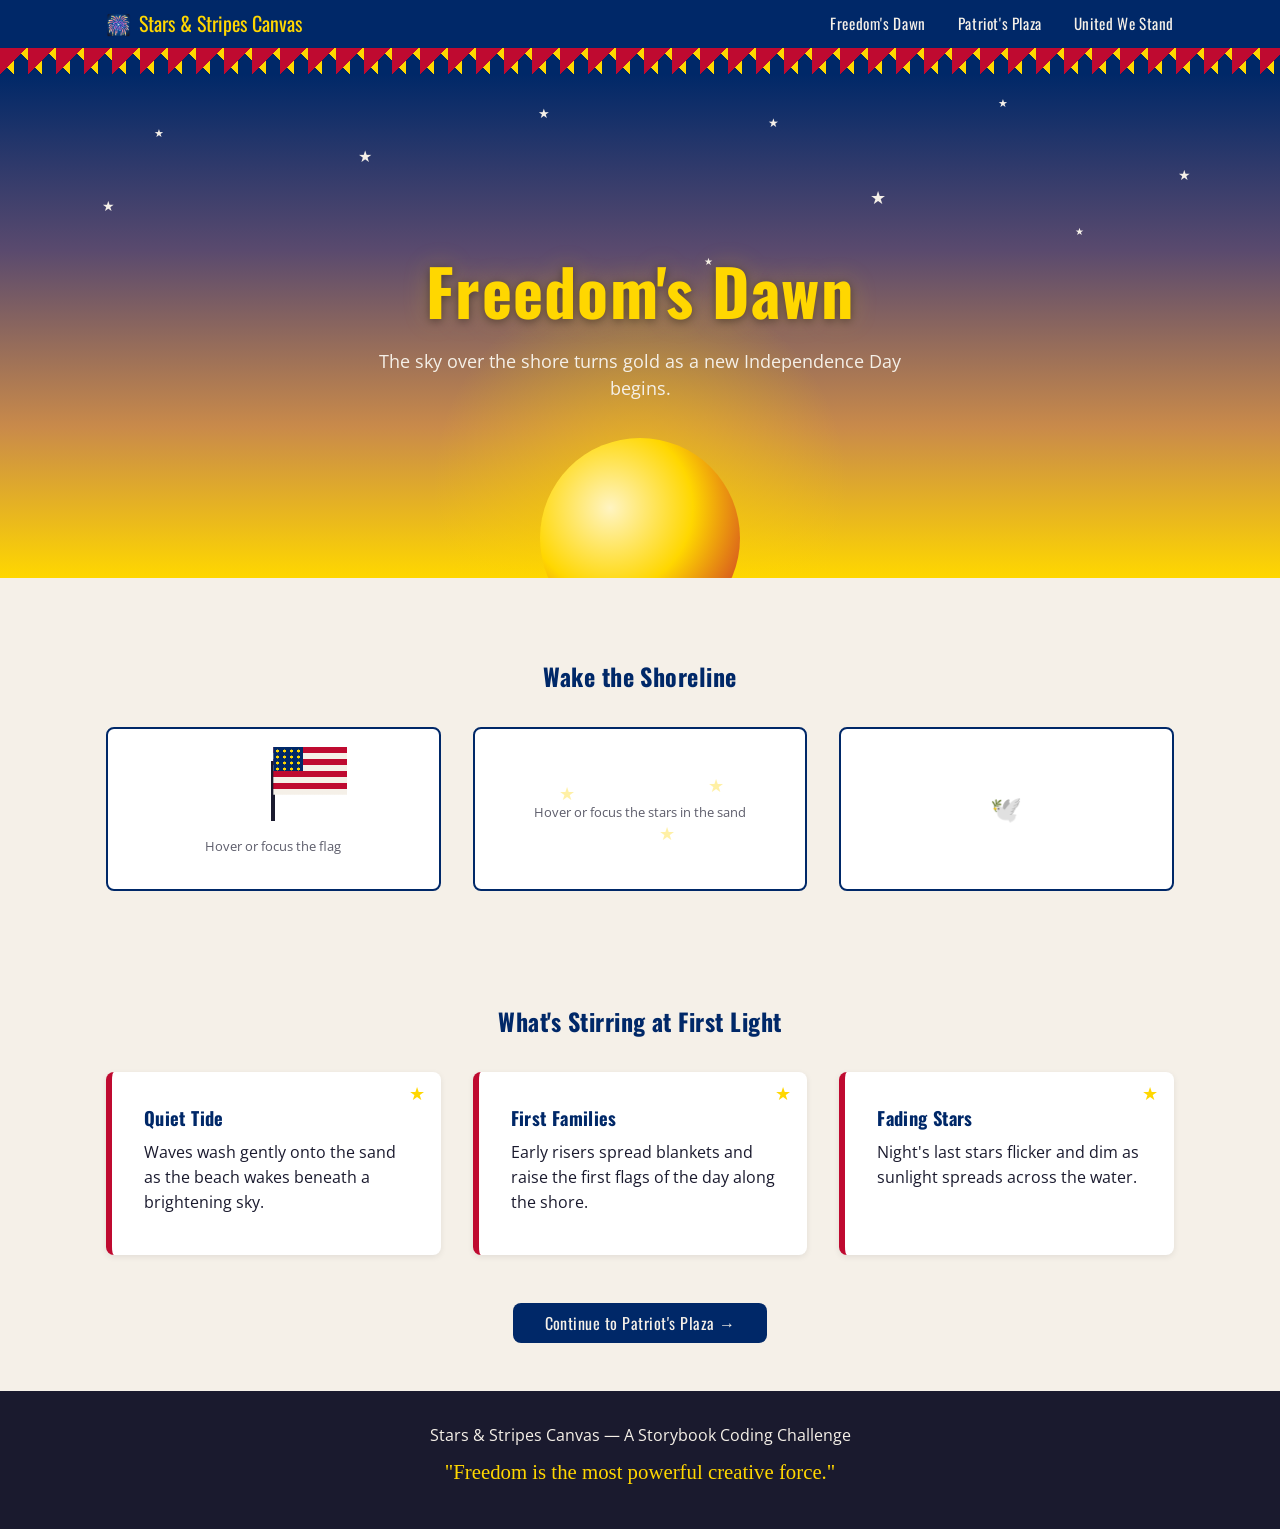
<file: index.html>
<!DOCTYPE html>
<html lang="en">
<head>
<meta charset="UTF-8">
<meta name="viewport" content="width=device-width, initial-scale=1.0">
<title>Stars & Stripes Canvas — A Beach Independence Day Storybook</title>
<link rel="preconnect" href="https://fonts.googleapis.com">
<link rel="preconnect" href="https://fonts.gstatic.com" crossorigin>
<link href="https://fonts.googleapis.com/css2?family=Oswald:wght@400;500;600;700&family=Permanent+Marker&family=Open+Sans:wght@400;600&display=swap" rel="stylesheet">
<link rel="stylesheet" href="stars_and_stripes.css">
</head>
<body>

<a class="skip-link" href="#main">Skip to storybook</a>

<header class="site-header">
  <div class="header-inner">
    <a class="logo" href="#dawn"><span aria-hidden="true">🎆</span> Stars &amp; Stripes Canvas</a>

    <input type="checkbox" id="nav-toggle" class="nav-toggle-input">
    <label for="nav-toggle" class="nav-toggle-label">
      <span class="nav-toggle-bar"></span>
      <span class="nav-toggle-bar"></span>
      <span class="nav-toggle-bar"></span>
      <span class="sr-only">Menu</span>
    </label>

    <nav class="site-nav" aria-label="Storybook chapters">
      <a href="#dawn">Freedom's Dawn</a>
      <a href="#plaza">Patriot's Plaza</a>
      <a href="#united">United We Stand</a>
    </nav>
  </div>
  <div class="bunting" aria-hidden="true"></div>
</header>

<main id="main">

  <!-- ===================== PAGE 1 ===================== -->
  <section class="page" id="dawn" aria-labelledby="dawn-heading">

    <div class="hero hero-dawn">
      <div class="stars-field" aria-hidden="true">
        <span class="star s1">★</span><span class="star s2">★</span><span class="star s3">★</span>
        <span class="star s4">★</span><span class="star s5">★</span><span class="star s6">★</span>
        <span class="star s7">★</span><span class="star s8">★</span><span class="star s9">★</span>
        <span class="star s10">★</span>
      </div>
      <div class="birds" aria-hidden="true">
        <span class="bird b1">⌃</span><span class="bird b2">⌃</span><span class="bird b3">⌃</span>
      </div>
      <div class="sun-glow" aria-hidden="true"></div>
      <div class="sun" aria-hidden="true"></div>
      <h1 id="dawn-heading" class="hero-title">Freedom's Dawn</h1>
      <p class="hero-sub">The sky over the shore turns gold as a new Independence Day begins.</p>
    </div>

    <section class="interactive" aria-label="Interactive scene elements">
      <h2 class="section-title">Wake the Shoreline</h2>
      <div class="interactive-grid">

        <div class="flag-pole" tabindex="0">
          <div class="pole" aria-hidden="true"></div>
          <div class="flag" aria-hidden="true"></div>
          <p class="hint">Hover or focus the flag</p>
        </div>

        <div class="spark-cluster" tabindex="0">
          <span class="spark sp1" aria-hidden="true">★</span>
          <span class="spark sp2" aria-hidden="true">★</span>
          <span class="spark sp3" aria-hidden="true">★</span>
          <p class="hint">Hover or focus the stars in the sand</p>
        </div>

        <div class="gull" tabindex="0" aria-hidden="true">🕊️</div>

      </div>
    </section>

    <section class="cards" aria-label="Scene details">
      <h2 class="section-title">What's Stirring at First Light</h2>
      <div class="card-grid">
        <article class="card">
          <h3>Quiet Tide</h3>
          <p>Waves wash gently onto the sand as the beach wakes beneath a brightening sky.</p>
        </article>
        <article class="card">
          <h3>First Families</h3>
          <p>Early risers spread blankets and raise the first flags of the day along the shore.</p>
        </article>
        <article class="card">
          <h3>Fading Stars</h3>
          <p>Night's last stars flicker and dim as sunlight spreads across the water.</p>
        </article>
      </div>
    </section>

    <a class="page-turn" href="#plaza">Continue to Patriot's Plaza →</a>
  </section>

  <!-- ===================== PAGE 2 ===================== -->
  <section class="page" id="plaza" aria-labelledby="plaza-heading">

    <div class="hero hero-plaza">
      <div class="confetti" aria-hidden="true">
        <span></span><span></span><span></span><span></span><span></span>
        <span></span><span></span><span></span><span></span><span></span>
      </div>
      <div class="cloud c1" aria-hidden="true"></div>
      <div class="cloud c2" aria-hidden="true"></div>
      <h1 id="plaza-heading" class="hero-title">Patriot's Plaza</h1>
      <p class="hero-sub">The boardwalk fills with music, sparklers, and red-white-and-blue cheer.</p>
    </div>

    <section class="interactive" aria-label="Interactive scene elements">
      <h2 class="section-title">Stroll the Boardwalk</h2>
      <div class="interactive-grid">

        <div class="sparkler" tabindex="0">
          <span class="sparkler-tip" aria-hidden="true">✨</span>
          <span class="trail" aria-hidden="true"></span>
          <span class="trail" aria-hidden="true"></span>
          <span class="trail" aria-hidden="true"></span>
          <span class="trail" aria-hidden="true"></span>
          <p class="hint">Hover or focus the sparkler</p>
        </div>

        <div class="cart-track" aria-hidden="true">
          <span class="cart">🛒</span>
        </div>

        <div class="dog" tabindex="0" aria-hidden="true">🐕</div>

      </div>
    </section>

    <section class="cards" aria-label="Scene details">
      <h2 class="section-title">Along the Boardwalk</h2>
      <div class="card-grid">
        <article class="card">
          <h3>Ice Cream Cart</h3>
          <p>A vendor rolls slowly past, trailing the smell of waffle cones and sea salt air.</p>
        </article>
        <article class="card">
          <h3>Sparkler Trails</h3>
          <p>Kids wave sparklers in lazy arcs, leaving glowing trails against the dusk.</p>
        </article>
        <article class="card">
          <h3>Salt-Air Pups</h3>
          <p>A dog in a flag bandana trots between beach chairs, chasing the breeze.</p>
        </article>
      </div>
    </section>

    <a class="page-turn" href="#united">Continue to United We Stand →</a>
  </section>

  <!-- ===================== PAGE 3 ===================== -->
  <section class="page" id="united" aria-labelledby="united-heading">

    <div class="hero hero-united">
      <div class="fireworks-sky" aria-hidden="true">

        <div class="shell shell-red">
          <span class="spark"></span><span class="spark"></span><span class="spark"></span><span class="spark"></span>
          <span class="spark"></span><span class="spark"></span><span class="spark"></span><span class="spark"></span>
        </div>
        <div class="shell shell-gold">
          <span class="spark"></span><span class="spark"></span><span class="spark"></span><span class="spark"></span>
          <span class="spark"></span><span class="spark"></span><span class="spark"></span><span class="spark"></span>
        </div>
        <div class="shell shell-blue">
          <span class="spark"></span><span class="spark"></span><span class="spark"></span><span class="spark"></span>
          <span class="spark"></span><span class="spark"></span><span class="spark"></span><span class="spark"></span>
        </div>
        <div class="shell shell-red shell-small">
          <span class="spark"></span><span class="spark"></span><span class="spark"></span><span class="spark"></span>
          <span class="spark"></span><span class="spark"></span><span class="spark"></span><span class="spark"></span>
        </div>

      </div>
      <div class="ocean" aria-hidden="true"></div>
      <h1 id="united-heading" class="hero-title">United We Stand</h1>
      <p class="hero-sub">Fireworks bloom over the dark ocean as the whole shoreline watches together.</p>
    </div>

    <section class="interactive" aria-label="Interactive scene elements">
      <h2 class="section-title">Light Up the Sky</h2>
      <div class="interactive-grid">

        <div class="launcher">
          <input type="checkbox" id="launch1" class="launch-input">
          <label for="launch1" class="launch-button">🎇 Launch Firework</label>
          <span class="firework-burst" aria-hidden="true">
            <span class="spark"></span><span class="spark"></span><span class="spark"></span><span class="spark"></span>
            <span class="spark"></span><span class="spark"></span><span class="spark"></span><span class="spark"></span>
          </span>
        </div>

        <div class="firework-hover" tabindex="0">
          <span class="burst-icon" aria-hidden="true">🎆</span>
          <span class="spark-ring" aria-hidden="true">
            <span class="spark"></span><span class="spark"></span><span class="spark"></span><span class="spark"></span>
            <span class="spark"></span><span class="spark"></span><span class="spark"></span><span class="spark"></span>
          </span>
          <p class="hint">Hover or focus to burst</p>
        </div>

        <div class="seagulls" aria-hidden="true">🕊️ 🕊️</div>

      </div>
    </section>

    <section class="cards" aria-label="Scene details">
      <h2 class="section-title">Together on the Sand</h2>
      <div class="card-grid">
        <article class="card">
          <h3>Blankets &amp; Lights</h3>
          <p>Families gather shoulder to shoulder, blankets glowing under bursts of color.</p>
        </article>
        <article class="card">
          <h3>Stars in the Sand</h3>
          <p>Wet sand mirrors every firework, doubling the show beneath bare feet.</p>
        </article>
        <article class="card">
          <h3>One Shoreline</h3>
          <p>As the finale rises, the whole beach cheers together as one community.</p>
        </article>
      </div>
    </section>

    <a class="page-turn" href="#dawn">Return to Freedom's Dawn ↻</a>
  </section>

</main>

<footer class="site-footer">
  <p>Stars &amp; Stripes Canvas — A Storybook Coding Challenge</p>
  <p class="patriotic-statement">"Freedom is the most powerful creative force."</p>
</footer>

</body>
</html>
</file>
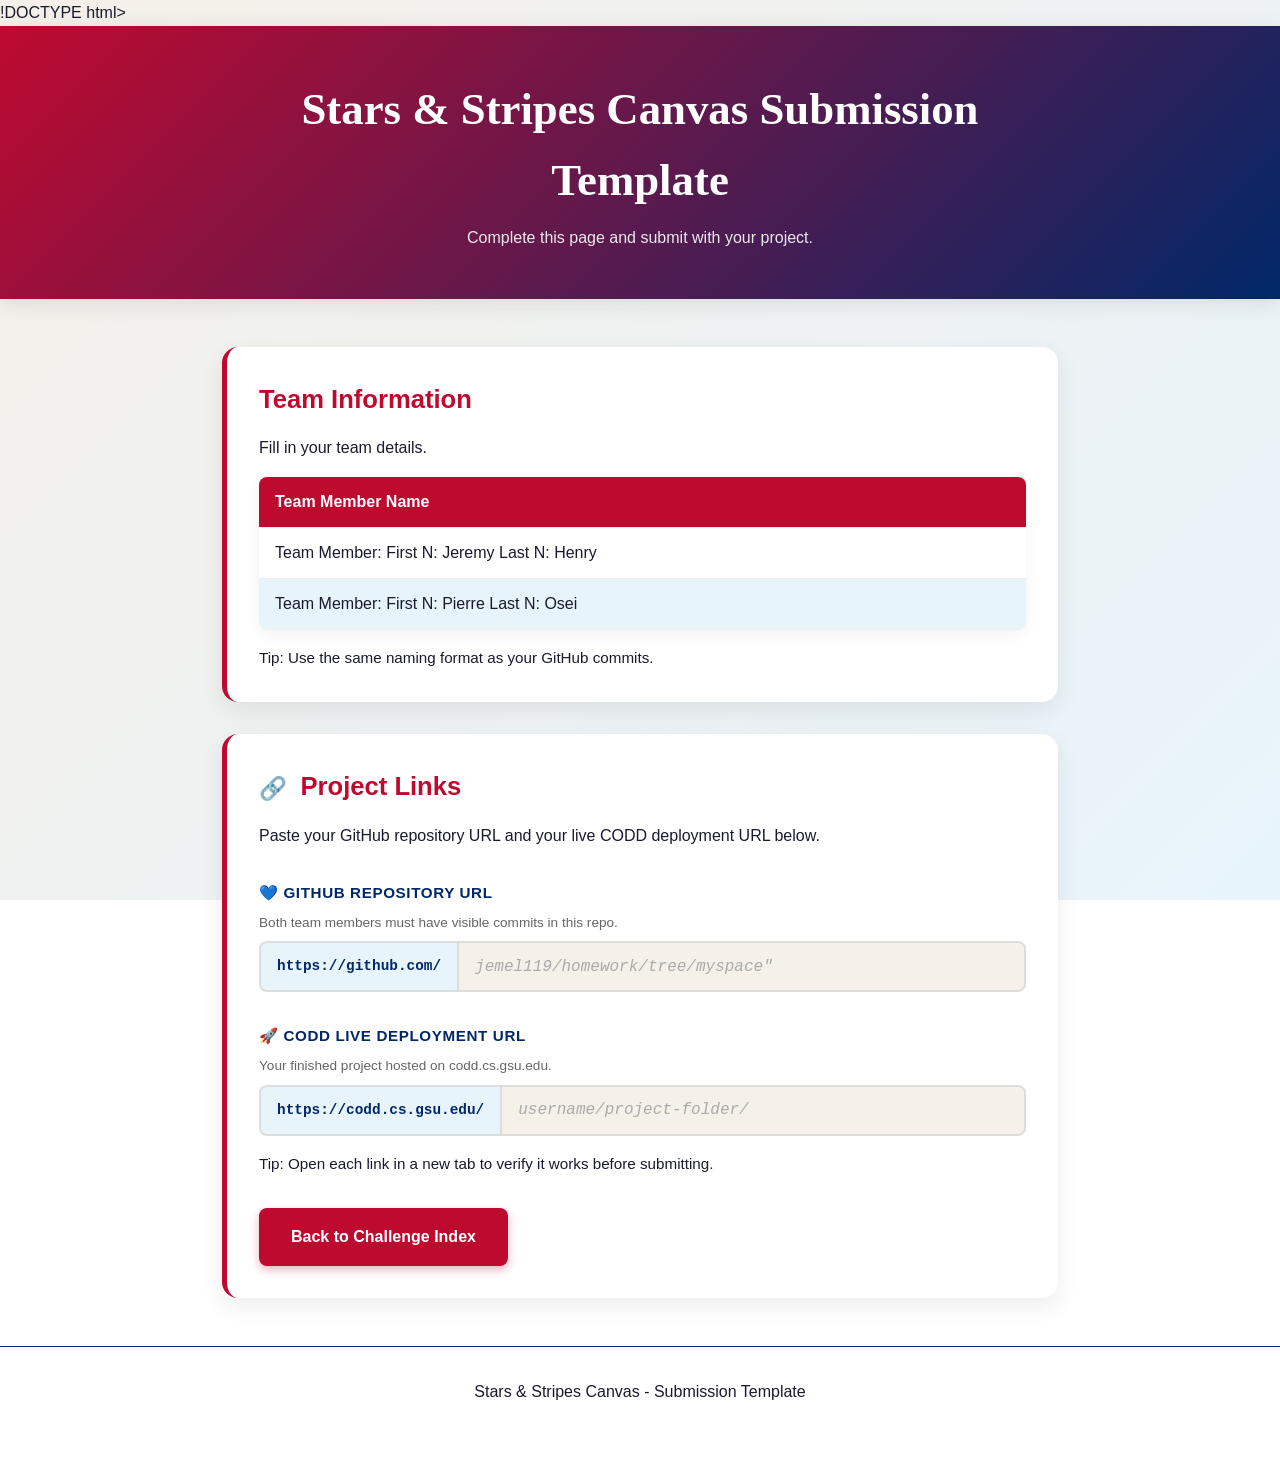
<file: submission.html>
!DOCTYPE html>
<html lang="en">
<head>
    <meta charset="UTF-8">
    <meta name="viewport" content="width=device-width, initial-scale=1.0">
    <title>Stars &amp; Stripes Canvas Submission Template</title>
    <style>
        /* 4th of July Theme */
        :root {
            --patriot-blue: #002868;
            --liberty-red: #BF0A30;
            --star-gold: #FFD700;
            --cannon-smoke: #1a1a2e;
            --parchment: #f5f0e8;
            --sky-blue: #e8f4fc;
            /* Compatibility mappings */
            --valentine-red: var(--liberty-red);
            --love-purple: var(--patriot-blue);
            --cupid-pink: var(--patriot-blue);
            --chocolate: var(--cannon-smoke);
            --vanilla: var(--parchment);
            --blush: var(--sky-blue);
            --space-sm: 0.5rem;
            --space-md: 1rem;
            --space-lg: 2rem;
            --space-xl: 3rem;
            --radius-sm: 8px;
            --radius-md: 16px;
        }

        * {
            margin: 0;
            padding: 0;
            box-sizing: border-box;
        }

        body {
            font-family: 'Segoe UI', Tahoma, Geneva, Verdana, sans-serif;
            line-height: 1.6;
            color: var(--chocolate);
            background: linear-gradient(135deg, var(--vanilla) 0%, var(--blush) 100%);
            background-attachment: fixed;
            padding-bottom: var(--space-xl);
        }

        .container {
            max-width: 900px;
            margin: 0 auto;
            padding: 0 var(--space-lg);
        }

        .header {
            background: linear-gradient(135deg, var(--valentine-red) 0%, var(--love-purple) 100%);
            color: white;
            padding: var(--space-xl) 0;
            text-align: center;
            margin-bottom: var(--space-xl);
            box-shadow: 0 4px 20px rgba(0, 0, 0, 0.1);
        }

        .header h1 {
            font-size: 2.8rem;
            margin-bottom: var(--space-sm);
            font-family: 'Georgia', serif;
        }

        .header p {
            opacity: 0.9;
        }

        .card {
            background-color: white;
            border-radius: var(--radius-md);
            box-shadow: 0 8px 25px rgba(0, 0, 0, 0.08);
            padding: var(--space-lg);
            border-left: 5px solid var(--valentine-red);
        }

        .card-title {
            color: var(--valentine-red);
            font-size: 1.6rem;
            margin-bottom: var(--space-md);
        }

        table {
            width: 100%;
            border-collapse: collapse;
            margin-top: var(--space-md);
            background-color: #fff;
            border-radius: var(--radius-sm);
            overflow: hidden;
            box-shadow: 0 4px 15px rgba(0, 0, 0, 0.05);
        }

        th, td {
            padding: var(--space-md);
            text-align: left;
            border-bottom: 1px solid #eee;
        }

        th {
            background-color: var(--valentine-red);
            color: white;
        }

        tr:nth-child(even) {
            background-color: var(--blush);
        }

        .note {
            margin-top: var(--space-md);
            font-size: 0.95rem;
        }

        .btn {
            display: inline-block;
            background-color: var(--valentine-red);
            color: white;
            padding: var(--space-md) var(--space-lg);
            border-radius: var(--radius-sm);
            text-decoration: none;
            font-weight: 600;
            transition: all 0.3s ease;
            border: none;
            cursor: pointer;
            font-size: 1rem;
            margin-top: var(--space-lg);
            box-shadow: 0 4px 10px rgba(191, 10, 48, 0.3);
        }

        .btn:hover {
            background-color: var(--patriot-blue);
            transform: translateY(-3px);
            box-shadow: 0 6px 15px rgba(191, 10, 48, 0.4);
        }

        .btn-secondary {
            background-color: var(--patriot-blue);
            color: white;
        }

        .footer {
            text-align: center;
            margin-top: var(--space-xl);
            padding: var(--space-lg);
            color: var(--cannon-smoke);
            border-top: 1px solid var(--patriot-blue);
        }

        @media (max-width: 768px) {
            .header h1 {
                font-size: 2.2rem;
            }
        }

        /* Submission URL Fields */
        .card + .card {
            margin-top: var(--space-lg);
        }

        .field-group {
            margin-top: var(--space-lg);
        }

        .field-group label {
            display: block;
            font-weight: 700;
            font-size: 0.95rem;
            color: var(--patriot-blue);
            margin-bottom: 0.4rem;
            text-transform: uppercase;
            letter-spacing: 0.04em;
        }

        .field-group .field-hint {
            font-size: 0.85rem;
            color: #666;
            margin-bottom: 0.5rem;
        }

        .url-input {
            width: 100%;
            padding: 0.75rem var(--space-md);
            font-size: 1rem;
            font-family: 'Courier New', monospace;
            border: 2px solid #ddd;
            border-radius: var(--radius-sm);
            transition: border-color 0.2s ease, box-shadow 0.2s ease;
            background-color: var(--parchment);
            color: var(--cannon-smoke);
        }

        .url-input:focus {
            outline: none;
            border-color: var(--patriot-blue);
            box-shadow: 0 0 0 3px rgba(0, 40, 104, 0.15);
            background-color: white;
        }

        .url-input::placeholder {
            color: #aaa;
            font-style: italic;
        }

        .url-prefix {
            display: inline-block;
            background-color: var(--sky-blue);
            border: 2px solid #ddd;
            border-right: none;
            border-radius: var(--radius-sm) 0 0 var(--radius-sm);
            padding: 0.75rem var(--space-md);
            font-size: 0.9rem;
            font-family: 'Courier New', monospace;
            color: var(--patriot-blue);
            font-weight: 600;
            white-space: nowrap;
            vertical-align: middle;
        }

        .input-row {
            display: flex;
            align-items: stretch;
        }

        .input-row .url-input {
            border-radius: 0 var(--radius-sm) var(--radius-sm) 0;
            flex: 1;
        }

        .submission-icon {
            font-size: 1.4rem;
            vertical-align: middle;
            margin-right: 0.4rem;
        }
    </style>
</head>
<body>
    <header class="header">
        <div class="container">
            <h1>Stars &amp; Stripes Canvas Submission Template</h1>
            <p>Complete this page and submit with your project.</p>
        </div>
    </header>

    <div class="container">
        <section class="card">
            <h2 class="card-title">Team Information</h2>
            <p>Fill in your team details.</p>

            <table>
                <thead>
                    <tr>
                        <th>Team Member Name</th>
                    </tr>
                </thead>
                <tbody>
                    <tr>
                        <td>Team Member: First N: Jeremy Last N: Henry</td>
                    </tr>
                    <tr>
                        <td>Team Member: First N: Pierre Last N: Osei</td>
                    </tr>
                </tbody>
            </table>

            <p class="note">Tip: Use the same naming format as your GitHub commits.</p>
        </section>

        <section class="card">
            <h2 class="card-title"><span class="submission-icon">🔗</span> Project Links</h2>
            <p>Paste your GitHub repository URL and your live CODD deployment URL below.</p>

            <div class="field-group">
                <label for="github-url">💙 GitHub Repository URL</label>
                <p class="field-hint">Both team members must have visible commits in this repo.</p>
                <div class="input-row">
                    <span class="url-prefix">https://github.com/</span>
                    <input
                        type="text"
                        id="github-url"
                        class="url-input"
                        placeholder= jemel119/homework/tree/myspace"
                        aria-label="GitHub repository path"
                    />
                </div>
            </div>

            <div class="field-group">
                <label for="codd-url">🚀 CODD Live Deployment URL</label>
                <p class="field-hint">Your finished project hosted on codd.cs.gsu.edu.</p>
                <div class="input-row">
                    <span class="url-prefix">https://codd.cs.gsu.edu/</span>
                    <input
                        type="text"
                        id="codd-url"
                        class="url-input"
                        placeholder="username/project-folder/"
                        aria-label="CODD deployment path"
                    />
                </div>
            </div>

            <p class="note">Tip: Open each link in a new tab to verify it works before submitting.</p>
            <a class="btn" href="index.html">Back to Challenge Index</a>
        </section>
    </div>

    <footer class="footer">
        <p>Stars &amp; Stripes Canvas - Submission Template</p>
    </footer>
</body>
</html>
</file>
<file: stars_and_stripes.css>
/* =========================================================
   Stars & Stripes Canvas — 4th of July Color Palette & Variables
   ========================================================= */
:root {
  --patriot-blue: #002868;
  --liberty-red: #BF0A30;
  --star-gold: #FFD700;
  --cannon-smoke: #1A1A2E;
  --parchment: #F5F0E8;

  --space-1: 0.25rem;
  --space-2: 0.5rem;
  --space-3: 1rem;
  --space-4: 2rem;
  --space-5: 3rem;

  --font-display: 'Oswald', 'Segoe UI', sans-serif;
  --font-script: 'Permanent Marker', cursive;
  --font-body: 'Open Sans', 'Segoe UI', sans-serif;

  --radius: 0.5rem;
  --ease-bounce: cubic-bezier(0.34, 1.56, 0.64, 1);
}

/* =========================================================
   Reset & Base
   ========================================================= */
* { box-sizing: border-box; }

body {
  margin: 0;
  font-family: var(--font-body);
  background: var(--parchment);
  color: var(--cannon-smoke);
  line-height: 1.55;
}

h1, h2, h3 {
  font-family: var(--font-display);
  margin: 0 0 var(--space-2) 0;
  letter-spacing: 0.02em;
}

p { margin: 0 0 var(--space-2) 0; }

a { color: inherit; }

.sr-only {
  position: absolute;
  width: 1px; height: 1px;
  overflow: hidden;
  clip-path: inset(50%);
}

.skip-link {
  position: absolute;
  left: -999px;
  top: 0;
  background: var(--star-gold);
  color: var(--cannon-smoke);
  padding: var(--space-2) var(--space-3);
  z-index: 200;
}
.skip-link:focus-visible {
  left: var(--space-2);
  top: var(--space-2);
}

:focus-visible {
  outline: 3px solid var(--star-gold);
  outline-offset: 3px;
}

/* =========================================================
   Header, Navigation & Bunting
   ========================================================= */
.site-header {
  position: sticky;
  top: 0;
  z-index: 100;
  background: var(--patriot-blue);
}

.header-inner {
  display: flex;
  align-items: center;
  justify-content: space-between;
  max-width: 1100px;
  margin: 0 auto;
  padding: var(--space-2) var(--space-3);
  position: relative;
}

.logo {
  font-family: var(--font-display);
  color: var(--star-gold);
  font-size: 1.25rem;
  text-decoration: none;
  display: flex;
  align-items: center;
  gap: var(--space-2);
}

.site-nav {
  display: flex;
  gap: var(--space-4);
}

.site-nav a {
  color: var(--parchment);
  text-decoration: none;
  font-family: var(--font-display);
  font-size: 0.95rem;
  letter-spacing: 0.04em;
  position: relative;
  padding: var(--space-1) 0;
}

.site-nav a::after {
  content: "";
  position: absolute;
  left: 0; bottom: -2px;
  width: 100%;
  height: 2px;
  background: var(--star-gold);
  transform: scaleX(0);
  transform-origin: left;
  transition: transform 0.3s var(--ease-bounce);
}

.site-nav a:hover::after,
.site-nav a:focus-visible::after {
  transform: scaleX(1);
}

/* Bunting: pennant flags woven entirely from a repeating gradient — no images, no extra markup */
.bunting {
  height: 26px;
  background-image:
    linear-gradient(135deg, var(--liberty-red) 50%, transparent 50%),
    linear-gradient(225deg, var(--star-gold) 50%, transparent 50%);
  background-size: 28px 26px, 28px 26px;
  background-position: 0 0, 14px 0;
  background-repeat: repeat-x;
  transform-origin: top center;
  animation: bunting-sway 4s ease-in-out infinite;
}
@keyframes bunting-sway {
  0%, 100% { transform: scaleY(1) skewX(0deg); }
  50%      { transform: scaleY(0.96) skewX(0.6deg); }
}

/* Mobile nav toggle — :checked driven state change */
.nav-toggle-input { display: none; }

.nav-toggle-label {
  display: none;
  flex-direction: column;
  gap: 5px;
  cursor: pointer;
  padding: var(--space-2);
}

.nav-toggle-bar {
  width: 24px;
  height: 3px;
  background: var(--star-gold);
  border-radius: 2px;
}

.nav-toggle-input:focus-visible ~ .nav-toggle-label {
  outline: 3px solid var(--star-gold);
  outline-offset: 3px;
}

/* =========================================================
   Page navigation — CSS-only via :target
   ========================================================= */
.page { display: none; }
.page:target { display: block; }

/* Show the first chapter when no hash is targeted yet */
body:not(:has(.page:target)) #dawn { display: block; }

/* =========================================================
   Hero sections
   ========================================================= */
.hero {
  position: relative;
  overflow: hidden;
  min-height: 56vh;
  display: flex;
  flex-direction: column;
  align-items: center;
  justify-content: center;
  text-align: center;
  padding: var(--space-5) var(--space-3);
  color: var(--parchment);
}

.hero-title {
  font-size: clamp(2.25rem, 6vw, 4rem);
  color: var(--star-gold);
  text-shadow: 0 2px 10px rgba(0,0,0,0.4), 0 0 26px rgba(255,215,0,0.25);
  animation: rise-in 0.9s var(--ease-bounce) both;
  position: relative;
  z-index: 2;
}

.hero-sub {
  max-width: 36rem;
  font-size: 1.1rem;
  position: relative;
  z-index: 2;
  animation: rise-in 0.9s var(--ease-bounce) 0.15s both;
}

@keyframes rise-in {
  0%   { opacity: 0; transform: translateY(18px) scale(0.97); }
  100% { opacity: 1; transform: translateY(0) scale(1); }
}

/* --- Dawn hero: night fading into a gold sunrise --- */
.hero-dawn {
  background: linear-gradient(to bottom, var(--patriot-blue) 0%, #5a4a6e 35%, #c98a4a 70%, var(--star-gold) 100%);
}

.sun-glow {
  position: absolute;
  bottom: -120px;
  width: 420px; height: 420px;
  border-radius: 50%;
  background: radial-gradient(circle, rgba(255,215,0,0.55) 0%, rgba(255,215,0,0) 70%);
  animation: glow-pulse 5s ease-in-out infinite;
}
@keyframes glow-pulse {
  0%, 100% { opacity: 0.7; transform: scale(1); }
  50%      { opacity: 1;   transform: scale(1.08); }
}

.sun {
  position: absolute;
  bottom: -60px;
  width: 200px; height: 200px;
  border-radius: 50%;
  background: radial-gradient(circle at 35% 35%, #fff4c2 0%, var(--star-gold) 45%, var(--liberty-red) 100%);
  animation: sun-rise 6s ease-in-out infinite alternate;
  will-change: transform;
}
@keyframes sun-rise {
  0%   { transform: translateY(10px); }
  100% { transform: translateY(-12px); }
}

.stars-field { position: absolute; inset: 0; }
.star {
  position: absolute;
  color: var(--parchment);
  font-size: 0.9rem;
  animation: star-fade 3s ease-in-out infinite;
  will-change: opacity, transform;
}
.s1  { top: 10%; left: 12%; font-size: 0.7rem;  animation-delay: 0s; }
.s2  { top: 22%; left: 68%; font-size: 1.1rem;  animation-delay: 0.4s; }
.s3  { top: 6%;  left: 42%; font-size: 0.8rem;  animation-delay: 0.8s; }
.s4  { top: 30%; left: 84%; font-size: 0.6rem;  animation-delay: 1.2s; }
.s5  { top: 14%; left: 28%; font-size: 1rem;    animation-delay: 1.6s; }
.s6  { top: 4%;  left: 78%; font-size: 0.7rem;  animation-delay: 0.2s; }
.s7  { top: 24%; left: 8%;  font-size: 0.9rem;  animation-delay: 2s; }
.s8  { top: 36%; left: 55%; font-size: 0.6rem;  animation-delay: 1s; }
.s9  { top: 8%;  left: 60%; font-size: 0.75rem; animation-delay: 1.8s; }
.s10 { top: 18%; left: 92%; font-size: 0.85rem; animation-delay: 0.6s; }

@keyframes star-fade {
  0%, 100% { opacity: 0.9; transform: scale(1); }
  50%      { opacity: 0.15; transform: scale(0.7); }
}

.birds {
  position: absolute;
  top: 18%;
  left: -10%;
  display: flex;
  gap: var(--space-3);
  font-size: 1.2rem;
  color: var(--cannon-smoke);
  opacity: 0.65;
  animation: bird-flight 14s linear infinite;
  will-change: transform;
}
.bird { display: inline-block; animation: flap 0.6s ease-in-out infinite; }
.b2 { transform: translateY(6px); animation-delay: 0.1s; }
.b3 { transform: translateY(12px); animation-delay: 0.2s; }
@keyframes flap {
  0%, 100% { transform: scaleY(1); }
  50%      { transform: scaleY(0.6); }
}
@keyframes bird-flight {
  0%   { transform: translateX(0); }
  100% { transform: translateX(140vw); }
}

/* --- Plaza hero: midday boardwalk sky --- */
.hero-plaza {
  background: linear-gradient(to bottom, var(--parchment) 0%, #f7d978 55%, var(--liberty-red) 100%);
  color: var(--cannon-smoke);
}
.hero-plaza .hero-title { color: var(--patriot-blue); text-shadow: 0 0 18px rgba(0,40,104,0.2); }
.hero-plaza .hero-sub { color: var(--cannon-smoke); }

.cloud {
  position: absolute;
  background: var(--parchment);
  border-radius: 50px;
  opacity: 0.85;
  box-shadow: 0 4px 10px rgba(0,0,0,0.06);
  will-change: transform;
}
.cloud::before, .cloud::after {
  content: "";
  position: absolute;
  background: var(--parchment);
  border-radius: 50%;
}
.c1 { width: 110px; height: 36px; top: 18%; left: -130px; animation: drift 18s linear infinite; }
.c1::before { width: 50px; height: 50px; top: -22px; left: 12px; }
.c1::after  { width: 40px; height: 40px; top: -16px; left: 55px; }
.c2 { width: 90px; height: 30px; top: 35%; left: -120px; animation: drift 24s linear infinite 4s; }
.c2::before { width: 40px; height: 40px; top: -18px; left: 10px; }
.c2::after  { width: 32px; height: 32px; top: -12px; left: 45px; }

@keyframes drift {
  0%   { transform: translateX(0); }
  100% { transform: translateX(calc(100vw + 260px)); }
}

/* Confetti — red/white/blue paper falling through the plaza sky */
.confetti { position: absolute; inset: 0; overflow: hidden; }
.confetti span {
  position: absolute;
  top: -10%;
  width: 8px; height: 14px;
  opacity: 0.9;
  animation: confetti-fall 6s linear infinite;
  will-change: transform;
}
.confetti span:nth-child(1)  { left: 4%;  background: var(--liberty-red);  animation-delay: 0s; }
.confetti span:nth-child(2)  { left: 14%; background: var(--patriot-blue); animation-delay: 0.6s; }
.confetti span:nth-child(3)  { left: 24%; background: var(--star-gold);    animation-delay: 1.2s; }
.confetti span:nth-child(4)  { left: 36%; background: var(--liberty-red);  animation-delay: 1.8s; }
.confetti span:nth-child(5)  { left: 48%; background: var(--patriot-blue); animation-delay: 2.4s; }
.confetti span:nth-child(6)  { left: 58%; background: var(--star-gold);    animation-delay: 3s; }
.confetti span:nth-child(7)  { left: 68%; background: var(--liberty-red);  animation-delay: 3.6s; }
.confetti span:nth-child(8)  { left: 78%; background: var(--patriot-blue); animation-delay: 4.2s; }
.confetti span:nth-child(9)  { left: 88%; background: var(--star-gold);    animation-delay: 4.8s; }
.confetti span:nth-child(10) { left: 94%; background: var(--liberty-red);  animation-delay: 5.4s; }

@keyframes confetti-fall {
  0%   { transform: translateY(0) rotate(0deg);     opacity: 0.95; }
  100% { transform: translateY(340px) rotate(540deg); opacity: 0.2; }
}

/* --- United hero: fireworks over a dark ocean --- */
.hero-united {
  background: linear-gradient(to bottom, var(--cannon-smoke) 0%, var(--cannon-smoke) 55%, var(--patriot-blue) 100%);
}
.hero-united .hero-title { animation: rise-in 0.9s var(--ease-bounce) both, title-glow 3s ease-in-out 1s infinite; }
@keyframes title-glow {
  0%, 100% { text-shadow: 0 2px 10px rgba(0,0,0,0.4), 0 0 26px rgba(255,215,0,0.25); }
  50%      { text-shadow: 0 2px 10px rgba(0,0,0,0.4), 0 0 42px rgba(255,215,0,0.55); }
}

.fireworks-sky { position: absolute; inset: 0; }

/* Each shell is a positioned point in the sky; its rocket trail is a pseudo-element
   and its 8 sparks fan outward at fixed angles using a custom property. */
.shell { position: absolute; width: 0; height: 0; --burst-color: var(--star-gold); }
.shell-red  { --burst-color: var(--liberty-red); top: 22%; left: 18%; }
.shell-gold { --burst-color: var(--star-gold);   top: 12%; left: 52%; animation: none; }
.shell-blue { --burst-color: #6fa8ff;            top: 26%; left: 78%; }
.shell-small { transform: scale(0.7); top: 8%; left: 35%; }

.shell::before {
  content: "";
  position: absolute;
  bottom: 0; left: -1px;
  width: 3px; height: 16px;
  border-radius: 2px;
  background: var(--burst-color);
  box-shadow: 0 0 6px 1px var(--burst-color);
  animation: rocket-rise 5s ease-out infinite;
}
.shell-red::before  { animation-delay: -0.6s; }
.shell-gold::before { animation-delay: -2.1s; }
.shell-blue::before { animation-delay: -3.4s; }
.shell-small::before{ animation-delay: -4.2s; }

@keyframes rocket-rise {
  0%   { opacity: 1; transform: translateY(0) scaleY(1); }
  16%  { opacity: 1; transform: translateY(-80px) scaleY(1.3); }
  20%  { opacity: 0; transform: translateY(-84px) scaleY(0.6); }
  100% { opacity: 0; transform: translateY(-84px) scaleY(0.6); }
}

.shell .spark {
  position: absolute;
  top: -84px; left: 0;
  width: 6px; height: 6px;
  border-radius: 50%;
  background: var(--burst-color);
  box-shadow: 0 0 8px 2px var(--burst-color);
  animation: spark-radiate 5s ease-out infinite;
}
.shell-red .spark  { animation-delay: -0.6s; }
.shell-gold .spark { animation-delay: -2.1s; }
.shell-blue .spark { animation-delay: -3.4s; }
.shell-small .spark{ animation-delay: -4.2s; }

.shell .spark:nth-child(1) { --angle: 0deg; }
.shell .spark:nth-child(2) { --angle: 45deg; }
.shell .spark:nth-child(3) { --angle: 90deg; }
.shell .spark:nth-child(4) { --angle: 135deg; }
.shell .spark:nth-child(5) { --angle: 180deg; }
.shell .spark:nth-child(6) { --angle: 225deg; }
.shell .spark:nth-child(7) { --angle: 270deg; }
.shell .spark:nth-child(8) { --angle: 315deg; }

@keyframes spark-radiate {
  0%, 20%  { transform: rotate(var(--angle)) translateY(0) scale(0);   opacity: 0; }
  28%      { transform: rotate(var(--angle)) translateY(-12px) scale(1); opacity: 1; }
  62%      { transform: rotate(var(--angle)) translateY(-58px) scale(0.5); opacity: 0.65; }
  100%     { transform: rotate(var(--angle)) translateY(-72px) scale(0); opacity: 0; }
}

.ocean {
  position: absolute;
  bottom: 0; left: 0; right: 0;
  height: 32%;
  background:
    repeating-linear-gradient(98deg, rgba(255,255,255,0.06) 0px, rgba(255,255,255,0.06) 2px, transparent 2px, transparent 26px),
    repeating-linear-gradient(100deg, var(--patriot-blue) 0px, var(--patriot-blue) 30px, #023a8c 30px, #023a8c 60px);
  animation: wave-shift 7s ease-in-out infinite alternate;
  will-change: transform;
}
.ocean::before {
  content: "";
  position: absolute;
  inset: 0;
  background: repeating-linear-gradient(115deg, transparent 0 40px, rgba(255,255,255,0.08) 40px 42px);
  animation: wave-shift 11s ease-in-out infinite alternate-reverse;
}

@keyframes wave-shift {
  0%   { transform: translateX(0); }
  100% { transform: translateX(-40px); }
}

/* =========================================================
   Interactive section
   ========================================================= */
.section-title {
  text-align: center;
  color: var(--patriot-blue);
  font-size: 1.5rem;
  margin-top: var(--space-5);
}

.interactive {
  max-width: 1100px;
  margin: 0 auto;
  padding: var(--space-4) var(--space-3);
}

.interactive-grid {
  display: grid;
  grid-template-columns: repeat(3, 1fr);
  gap: var(--space-4);
  margin-top: var(--space-4);
}

.interactive-grid > * {
  background: #fff;
  border: 2px solid var(--patriot-blue);
  border-radius: var(--radius);
  padding: var(--space-4);
  text-align: center;
  position: relative;
  overflow: hidden;
  min-height: 140px;
  display: flex;
  flex-direction: column;
  align-items: center;
  justify-content: center;
}

.hint {
  font-size: 0.8rem;
  color: var(--cannon-smoke);
  opacity: 0.7;
  margin: var(--space-2) 0 0 0;
}

/* --- Flag wave (dawn) — cloth ripple via animated clip-path --- */
.flag-pole { gap: var(--space-2); }
.pole {
  width: 4px; height: 60px;
  background: var(--cannon-smoke);
}
.flag {
  position: absolute;
  top: 18px; left: 50%;
  width: 74px; height: 48px;
  background:
    repeating-linear-gradient(
      var(--liberty-red) 0px, var(--liberty-red) 6px,
      var(--parchment) 6px, var(--parchment) 12px
    );
  transform-origin: left center;
  clip-path: polygon(0 0, 100% 0, 100% 100%, 0 100%);
  transition: filter 0.3s;
}
.flag::before {
  content: "";
  position: absolute;
  top: 0; left: 0;
  width: 30px; height: 24px;
  background: var(--patriot-blue);
  background-image: radial-gradient(circle, var(--star-gold) 1.4px, transparent 1.6px);
  background-size: 7px 6px;
  background-position: 1px 1px;
}
.flag-pole:hover .flag,
.flag-pole:focus-within .flag {
  animation: wave-ripple 1s ease-in-out infinite;
}
@keyframes wave-ripple {
  0%   { clip-path: polygon(0 0, 100% 4%, 96% 50%, 100% 96%, 0 100%, 4% 50%); }
  25%  { clip-path: polygon(0 4%, 100% 0, 100% 50%, 96% 100%, 4% 96%, 0 50%); }
  50%  { clip-path: polygon(0 0, 100% 4%, 96% 50%, 100% 96%, 0 100%, 4% 50%); }
  75%  { clip-path: polygon(0 4%, 100% 0, 100% 50%, 96% 100%, 4% 96%, 0 50%); }
  100% { clip-path: polygon(0 0, 100% 4%, 96% 50%, 100% 96%, 0 100%, 4% 50%); }
}

/* --- Spark cluster (dawn stars in the sand) --- */
.spark-cluster { gap: var(--space-1); }
.spark {
  position: absolute;
  color: var(--star-gold);
  font-size: 1.4rem;
  opacity: 0.35;
  transform: scale(0.8);
  transition: transform 0.3s var(--ease-bounce), opacity 0.3s;
}
.sp1 { top: 30%; left: 25%; }
.sp2 { top: 55%; left: 55%; }
.sp3 { top: 25%; left: 70%; }
.spark-cluster:hover .spark,
.spark-cluster:focus-within .spark {
  opacity: 1;
}
.spark-cluster:hover .sp1, .spark-cluster:focus-within .sp1 { animation: burst-pop 0.8s var(--ease-bounce); }
.spark-cluster:hover .sp2, .spark-cluster:focus-within .sp2 { animation: burst-pop 0.8s var(--ease-bounce) 0.1s; }
.spark-cluster:hover .sp3, .spark-cluster:focus-within .sp3 { animation: burst-pop 0.8s var(--ease-bounce) 0.2s; }
@keyframes burst-pop {
  0%   { transform: scale(0.8) rotate(0deg); }
  50%  { transform: scale(1.6) rotate(90deg); }
  100% { transform: scale(1) rotate(180deg); }
}

.gull {
  font-size: 1.6rem;
  animation: bob 3s ease-in-out infinite;
  will-change: transform;
}
@keyframes bob {
  0%, 100% { transform: translateY(0); }
  50%      { transform: translateY(-10px); }
}

/* --- Sparkler & cart (plaza) --- */
.sparkler { position: relative; }
.sparkler-tip {
  font-size: 2rem;
  display: inline-block;
  position: relative;
  z-index: 2;
  transition: transform 0.3s var(--ease-bounce);
}
.sparkler:hover .sparkler-tip,
.sparkler:focus-within .sparkler-tip {
  animation: sparkle-shake 0.5s ease-in-out infinite;
}
@keyframes sparkle-shake {
  0%, 100% { transform: scale(1) rotate(-8deg); }
  50%      { transform: scale(1.3) rotate(8deg); }
}

.trail {
  position: absolute;
  top: 38%; left: 50%;
  width: 4px; height: 4px;
  border-radius: 50%;
  background: var(--star-gold);
  box-shadow: 0 0 6px 2px var(--star-gold);
  opacity: 0;
}
.sparkler:hover .trail, .sparkler:focus-within .trail { animation: trail-spark 0.9s ease-out infinite; }
.trail:nth-child(2) { animation-delay: 0s; }
.trail:nth-child(3) { animation-delay: 0.15s; }
.trail:nth-child(4) { animation-delay: 0.3s; }
.trail:nth-child(5) { animation-delay: 0.45s; }
@keyframes trail-spark {
  0%   { opacity: 1; transform: translate(0, 0) scale(1); }
  100% { opacity: 0; transform: translate(var(--tx, 26px), var(--ty, -22px)) scale(0.2); }
}
.trail:nth-child(2) { --tx: 24px;  --ty: -20px; }
.trail:nth-child(3) { --tx: -26px; --ty: -24px; }
.trail:nth-child(4) { --tx: 18px;  --ty: 22px; }
.trail:nth-child(5) { --tx: -20px; --ty: 18px; }

.cart-track {
  width: 100%;
  height: 100%;
  display: flex;
  align-items: center;
}
.cart {
  font-size: 1.8rem;
  animation: roll 6s linear infinite;
  will-change: transform;
}
@keyframes roll {
  0%   { transform: translateX(-120%); }
  100% { transform: translateX(220%); }
}

.dog {
  font-size: 1.8rem;
  animation: bob 2.2s ease-in-out infinite;
  will-change: transform;
}

/* --- Launcher & burst (united) — radiating particle burst, not a flat circle --- */
.launcher { position: relative; --burst-color: var(--star-gold); }

.launch-input { position: absolute; opacity: 0; width: 1px; height: 1px; }

.launch-button {
  display: inline-block;
  background: var(--liberty-red);
  color: var(--parchment);
  font-family: var(--font-display);
  letter-spacing: 0.03em;
  padding: var(--space-2) var(--space-3);
  border-radius: var(--radius);
  cursor: pointer;
  transition: transform 0.3s var(--ease-bounce), background 0.3s;
}
.launch-button:hover { background: var(--patriot-blue); }
.launch-input:focus-visible ~ .launch-button {
  outline: 3px solid var(--star-gold);
  outline-offset: 3px;
}

.firework-burst { position: absolute; top: 22%; left: 50%; width: 0; height: 0; }
.firework-burst .spark {
  position: absolute;
  width: 7px; height: 7px;
  border-radius: 50%;
  background: var(--burst-color);
  box-shadow: 0 0 8px 2px var(--burst-color);
  opacity: 0;
}
.firework-burst .spark:nth-child(1) { --angle: 0deg; }
.firework-burst .spark:nth-child(2) { --angle: 45deg; }
.firework-burst .spark:nth-child(3) { --angle: 90deg; }
.firework-burst .spark:nth-child(4) { --angle: 135deg; }
.firework-burst .spark:nth-child(5) { --angle: 180deg; }
.firework-burst .spark:nth-child(6) { --angle: 225deg; }
.firework-burst .spark:nth-child(7) { --angle: 270deg; }
.firework-burst .spark:nth-child(8) { --angle: 315deg; }

.launch-input:checked ~ .firework-burst .spark {
  animation: burst-once 1.1s ease-out forwards;
}
@keyframes burst-once {
  0%   { transform: rotate(var(--angle)) translateY(0) scale(0.4);   opacity: 1; }
  40%  { transform: rotate(var(--angle)) translateY(-50px) scale(1.4); opacity: 1; }
  100% { transform: rotate(var(--angle)) translateY(-78px) scale(0);  opacity: 0; }
}

.burst-icon {
  font-size: 2.2rem;
  display: inline-block;
  position: relative;
  z-index: 2;
  transition: transform 0.3s var(--ease-bounce), opacity 0.3s;
}
.firework-hover {
  position: relative;
  --burst-color: var(--liberty-red);
}
.firework-hover:hover .burst-icon,
.firework-hover:focus-within .burst-icon {
  animation: burst-pop 0.8s var(--ease-bounce);
}

.spark-ring { position: absolute; top: 30%; left: 50%; width: 0; height: 0; }
.spark-ring .spark {
  position: absolute;
  width: 6px; height: 6px;
  border-radius: 50%;
  background: var(--burst-color);
  box-shadow: 0 0 8px 2px var(--burst-color);
  opacity: 0;
}
.spark-ring .spark:nth-child(1) { --angle: 0deg; }
.spark-ring .spark:nth-child(2) { --angle: 45deg; }
.spark-ring .spark:nth-child(3) { --angle: 90deg; }
.spark-ring .spark:nth-child(4) { --angle: 135deg; }
.spark-ring .spark:nth-child(5) { --angle: 180deg; }
.spark-ring .spark:nth-child(6) { --angle: 225deg; }
.spark-ring .spark:nth-child(7) { --angle: 270deg; }
.spark-ring .spark:nth-child(8) { --angle: 315deg; }

.firework-hover:hover .spark-ring .spark,
.firework-hover:focus-within .spark-ring .spark {
  animation: burst-once 0.9s ease-out;
}

.seagulls {
  font-size: 1.5rem;
  animation: bob 3.4s ease-in-out infinite;
  will-change: transform;
}

/* =========================================================
   Content cards
   ========================================================= */
.cards {
  max-width: 1100px;
  margin: 0 auto;
  padding: var(--space-4) var(--space-3) var(--space-5);
}

.card-grid {
  display: grid;
  grid-template-columns: repeat(auto-fit, minmax(220px, 1fr));
  gap: var(--space-4);
  margin-top: var(--space-4);
}

.card {
  background: #fff;
  border-left: 6px solid var(--liberty-red);
  border-radius: var(--radius);
  padding: var(--space-4);
  box-shadow: 0 2px 6px rgba(0,0,0,0.08);
  position: relative;
  overflow: hidden;
  transition: transform 0.3s var(--ease-bounce), box-shadow 0.3s;
}

.card::before {
  content: "★";
  position: absolute;
  top: var(--space-2);
  right: var(--space-3);
  color: var(--star-gold);
  font-size: 1.1rem;
  z-index: 1;
}

.card::after {
  content: "";
  position: absolute;
  top: 0; left: -60%;
  width: 40%; height: 100%;
  background: linear-gradient(120deg, transparent, rgba(255,215,0,0.18), transparent);
  transform: skewX(-20deg);
  transition: transform 0.6s ease;
}
.card:hover::after, .card:focus-within::after { transform: translateX(260%) skewX(-20deg); }

.card h3 { color: var(--patriot-blue); font-size: 1.15rem; position: relative; z-index: 1; }
.card p { color: var(--cannon-smoke); position: relative; z-index: 1; }

.card:hover, .card:focus-within {
  transform: translateY(-6px);
  box-shadow: 0 10px 18px rgba(0,40,104,0.18);
}

/* =========================================================
   Page-turn link
   ========================================================= */
.page-turn {
  display: block;
  width: fit-content;
  margin: 0 auto var(--space-5);
  background: var(--patriot-blue);
  color: var(--parchment);
  text-decoration: none;
  font-family: var(--font-display);
  letter-spacing: 0.03em;
  padding: var(--space-2) var(--space-4);
  border-radius: var(--radius);
  transition: transform 0.3s var(--ease-bounce), background 0.3s;
}
.page-turn:hover, .page-turn:focus-visible {
  background: var(--liberty-red);
  transform: translateX(4px);
}

/* =========================================================
   Footer
   ========================================================= */
.site-footer {
  background: var(--cannon-smoke);
  color: var(--parchment);
  text-align: center;
  padding: var(--space-4) var(--space-3);
}
.patriotic-statement {
  font-family: var(--font-script);
  color: var(--star-gold);
  font-size: 1.3rem;
  margin-top: var(--space-2);
}

/* =========================================================
   Responsive
   ========================================================= */
@media (max-width: 760px) {
  .nav-toggle-label { display: flex; }

  .site-nav {
    display: none;
    position: absolute;
    top: 100%; left: 0; right: 0;
    background: var(--patriot-blue);
    flex-direction: column;
    gap: 0;
    padding: var(--space-2) 0;
  }
  .site-nav a { padding: var(--space-3); }

  .nav-toggle-input:checked ~ .site-nav {
    display: flex;
  }

  .interactive-grid {
    grid-template-columns: 1fr;
  }

  .bunting { background-size: 20px 20px, 20px 20px; }
}

/* =========================================================
   Reduced Motion Preferences
   ========================================================= */
@media (prefers-reduced-motion: reduce) {
  * {
    animation-duration: 0.01ms !important;
    animation-iteration-count: 1 !important;
    transition: none !important;
    scroll-behavior: auto !important;
  }
}
</file>
